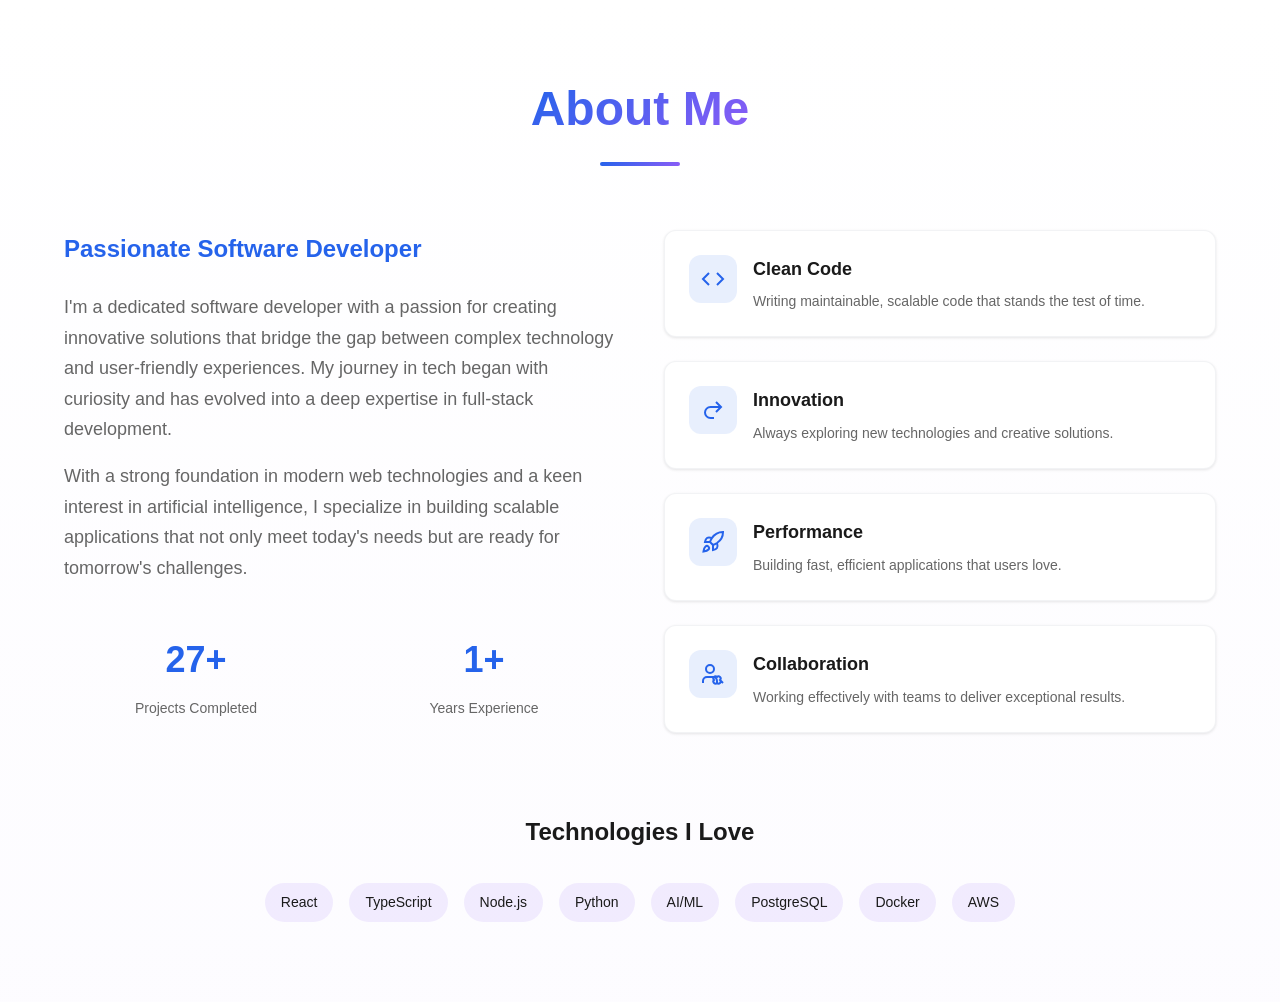
<file: about.html>
<!DOCTYPE html>
<html lang="en">
<head>
    <meta charset="UTF-8">
    <meta name="viewport" content="width=device-width, initial-scale=1.0">
    <title>Shivam Portfolio - About</title>
    <link rel="stylesheet" href="about.css">
</head>
<body>
    <div class="about-container">
        <div class="container">
            <div class="max-width-container">
                <!-- Section Header -->
                <div class="section-header animate-fade-in">
                    <h2 class="main-title">
                        <span class="gradient-text">About Me</span>
                    </h2>
                    <div class="title-underline"></div>
                </div>

                <div class="content-grid">
                    <!-- Left Column - Text Content -->
                    <div class="text-content animate-fade-in" data-delay="0.2">
                        <div class="text-section">
                            <h3 class="section-title">
                                Passionate Software Developer
                            </h3>
                            <p class="description">
                                I'm a dedicated software developer with a passion for creating 
                                innovative solutions that bridge the gap between complex technology 
                                and user-friendly experiences. My journey in tech began with curiosity 
                                and has evolved into a deep expertise in full-stack development.
                            </p>
                            <p class="description">
                                With a strong foundation in modern web technologies and a keen 
                                interest in artificial intelligence, I specialize in building 
                                scalable applications that not only meet today's needs but are 
                                ready for tomorrow's challenges.
                            </p>
                        </div>

                        <!-- Stats -->
                        <div class="stats-grid">
                            <div class="stat-item">
                                <div class="stat-number">50+</div>
                                <div class="stat-label">Projects Completed</div>
                            </div>
                            <div class="stat-item">
                                <div class="stat-number">3+</div>
                                <div class="stat-label">Years Experience</div>
                            </div>
                        </div>
                    </div>

                    <!-- Right Column - Highlights Cards -->
                    <div class="highlights-grid">
                        <div class="highlight-card animate-fade-in" data-delay="0.4">
                            <div class="card-content">
                                <div class="card-flex">
                                    <div class="icon-container">
                                        <div class="icon-wrapper">
                                            <svg class="icon" width="24" height="24" viewBox="0 0 24 24" fill="none" stroke="currentColor" stroke-width="2">
                                                <polyline points="16,18 22,12 16,6"></polyline>
                                                <polyline points="8,6 2,12 8,18"></polyline>
                                            </svg>
                                        </div>
                                    </div>
                                    <div class="card-text">
                                        <h4 class="card-title">Clean Code</h4>
                                        <p class="card-description">Writing maintainable, scalable code that stands the test of time.</p>
                                    </div>
                                </div>
                            </div>
                        </div>

                        <div class="highlight-card animate-fade-in" data-delay="0.5">
                            <div class="card-content">
                                <div class="card-flex">
                                    <div class="icon-container">
                                        <div class="icon-wrapper">
                                            <svg class="icon" width="24" height="24" viewBox="0 0 24 24" fill="none" stroke="currentColor" stroke-width="2">
                                                <path d="m15 14 5-5-5-5"></path>
                                                <path d="m20 9H9.5A5.5 5.5 0 0 0 4 14.5v0A5.5 5.5 0 0 0 9.5 20H13"></path>
                                            </svg>
                                        </div>
                                    </div>
                                    <div class="card-text">
                                        <h4 class="card-title">Innovation</h4>
                                        <p class="card-description">Always exploring new technologies and creative solutions.</p>
                                    </div>
                                </div>
                            </div>
                        </div>

                        <div class="highlight-card animate-fade-in" data-delay="0.6">
                            <div class="card-content">
                                <div class="card-flex">
                                    <div class="icon-container">
                                        <div class="icon-wrapper">
                                            <svg class="icon" width="24" height="24" viewBox="0 0 24 24" fill="none" stroke="currentColor" stroke-width="2">
                                                <path d="M4.5 16.5c-1.5 1.26-2 5-2 5s3.74-.5 5-2c.71-.84.7-2.13-.09-2.91a2.18 2.18 0 0 0-2.91-.09z"></path>
                                                <path d="m12 15-3-3a22 22 0 0 1 2-3.95A12.88 12.88 0 0 1 22 2c0 2.72-.78 7.5-6 11a22.35 22.35 0 0 1-4 2z"></path>
                                                <path d="M9 12H4s.55-3.03 2-4c1.62-1.08 5 0 5 0"></path>
                                                <path d="M12 15v5s3.03-.55 4-2c1.08-1.62 0-5 0-5"></path>
                                            </svg>
                                        </div>
                                    </div>
                                    <div class="card-text">
                                        <h4 class="card-title">Performance</h4>
                                        <p class="card-description">Building fast, efficient applications that users love.</p>
                                    </div>
                                </div>
                            </div>
                        </div>

                        <div class="highlight-card animate-fade-in" data-delay="0.7">
                            <div class="card-content">
                                <div class="card-flex">
                                    <div class="icon-container">
                                        <div class="icon-wrapper">
                                            <svg class="icon" width="24" height="24" viewBox="0 0 24 24" fill="none" stroke="currentColor" stroke-width="2">
                                                <path d="M16 21v-2a4 4 0 0 0-4-4H6a4 4 0 0 0-4 4v2"></path>
                                                <circle cx="9" cy="7" r="4"></circle>
                                                <path d="m22 21-3-3m0 0a2 2 0 0 0-3-3 2 2 0 0 0-3 3 2 2 0 0 0 3 3 2 2 0 0 0 3-3Z"></path>
                                            </svg>
                                        </div>
                                    </div>
                                    <div class="card-text">
                                        <h4 class="card-title">Collaboration</h4>
                                        <p class="card-description">Working effectively with teams to deliver exceptional results.</p>
                                    </div>
                                </div>
                            </div>
                        </div>
                    </div>
                </div>

                <!-- Technologies Section -->
                <div class="technologies-section animate-fade-in" data-delay="0.8">
                    <h3 class="tech-title">Technologies I Love</h3>
                    <div class="tech-tags">
                        <span class="tech-tag animate-fade-in" data-delay="1.0">React</span>
                        <span class="tech-tag animate-fade-in" data-delay="1.1">TypeScript</span>
                        <span class="tech-tag animate-fade-in" data-delay="1.2">Node.js</span>
                        <span class="tech-tag animate-fade-in" data-delay="1.3">Python</span>
                        <span class="tech-tag animate-fade-in" data-delay="1.4">AI/ML</span>
                        <span class="tech-tag animate-fade-in" data-delay="1.5">PostgreSQL</span>
                        <span class="tech-tag animate-fade-in" data-delay="1.6">Docker</span>
                        <span class="tech-tag animate-fade-in" data-delay="1.7">AWS</span>
                    </div>
                </div>
            </div>
        </div>
    </div>

    <script src="about.js"></script>
</body>
</html>
</file>
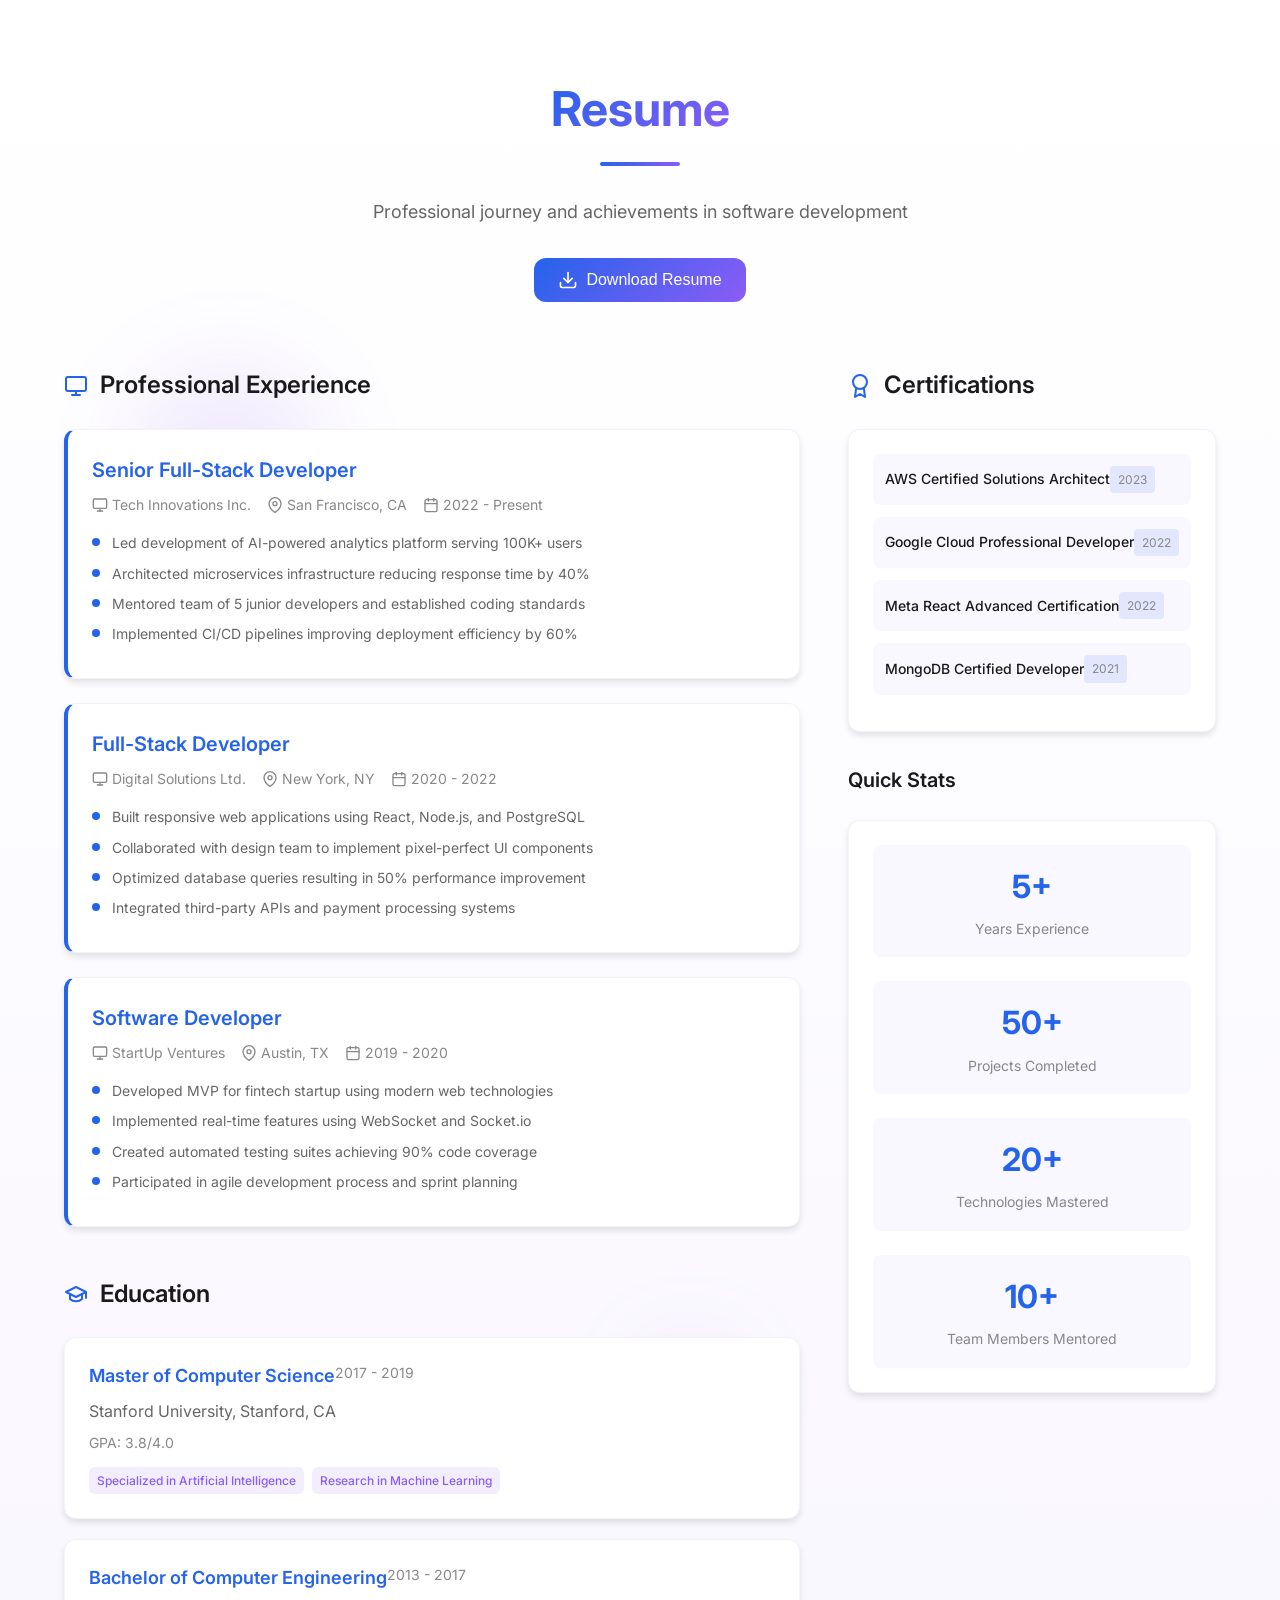
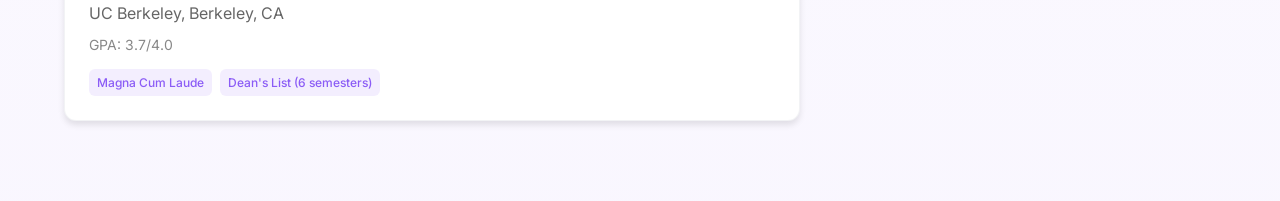
<file: resume.html>
<!DOCTYPE html>
<html lang="en">
<head>
    <meta charset="UTF-8">
    <meta name="viewport" content="width=device-width, initial-scale=1.0">
    <title>Resume - Portfolio</title>
    <link rel="stylesheet" href="resume.css">
    <link href="https://fonts.googleapis.com/css2?family=Inter:wght@300;400;500;600;700&display=swap" rel="stylesheet">
</head>
<body>
    <div class="resume-container">
        <!-- Floating Background Elements -->
        <div class="floating-elements">
            <div class="floating-circle floating-1"></div>
            <div class="floating-circle floating-2"></div>
            <div class="floating-circle floating-3"></div>
        </div>

        <div class="container">
            <div class="max-width-container">
                <!-- Section Header -->
                <div class="section-header animate-fade-in">
                    <h2 class="main-title">
                        <span class="gradient-text">Resume</span>
                    </h2>
                    <div class="title-underline"></div>
                    <p class="section-description">
                        Professional journey and achievements in software development
                    </p>
                    <button class="download-btn hover-scale" id="downloadBtn">
                        <svg class="btn-icon" width="20" height="20" viewBox="0 0 24 24" fill="none" stroke="currentColor" stroke-width="2" stroke-linecap="round" stroke-linejoin="round">
                            <path d="M21 15v4a2 2 0 0 1-2 2H5a2 2 0 0 1-2-2v-4"></path>
                            <polyline points="7,10 12,15 17,10"></polyline>
                            <line x1="12" y1="15" x2="12" y2="3"></line>
                        </svg>
                        Download Resume
                    </button>
                </div>

                <!-- Resume Content -->
                <div class="resume-grid">
                    <!-- Left Column - Experience & Education -->
                    <div class="main-content">
                        <!-- Professional Experience -->
                        <div class="experience-section animate-fade-in" style="animation-delay: 0.3s;">
                            <div class="section-title">
                                <svg class="section-icon" width="24" height="24" viewBox="0 0 24 24" fill="none" stroke="currentColor" stroke-width="2" stroke-linecap="round" stroke-linejoin="round">
                                    <rect x="2" y="3" width="20" height="14" rx="2" ry="2"></rect>
                                    <line x1="8" y1="21" x2="16" y2="21"></line>
                                    <line x1="12" y1="17" x2="12" y2="21"></line>
                                </svg>
                                <h3>Professional Experience</h3>
                            </div>
                            
                            <div class="experience-timeline" id="experienceTimeline">
                                <!-- Experience items will be generated by JavaScript -->
                            </div>
                        </div>

                        <!-- Education -->
                        <div class="education-section animate-fade-in" style="animation-delay: 0.6s;">
                            <div class="section-title">
                                <svg class="section-icon" width="24" height="24" viewBox="0 0 24 24" fill="none" stroke="currentColor" stroke-width="2" stroke-linecap="round" stroke-linejoin="round">
                                    <path d="M22 10v6M2 10l10-5 10 5-10 5z"></path>
                                    <path d="M6 12v5c3 3 9 3 12 0v-5"></path>
                                </svg>
                                <h3>Education</h3>
                            </div>
                            
                            <div class="education-grid" id="educationGrid">
                                <!-- Education items will be generated by JavaScript -->
                            </div>
                        </div>
                    </div>

                    <!-- Right Column - Certifications & Stats -->
                    <div class="sidebar-content">
                        <!-- Certifications -->
                        <div class="certifications-section animate-fade-in" style="animation-delay: 0.5s;">
                            <div class="section-title">
                                <svg class="section-icon" width="24" height="24" viewBox="0 0 24 24" fill="none" stroke="currentColor" stroke-width="2" stroke-linecap="round" stroke-linejoin="round">
                                    <circle cx="12" cy="8" r="7"></circle>
                                    <polyline points="8.21,13.89 7,23 12,20 17,23 15.79,13.88"></polyline>
                                </svg>
                                <h3>Certifications</h3>
                            </div>
                            
                            <div class="certifications-card">
                                <div class="certifications-list" id="certificationsList">
                                    <!-- Certifications will be generated by JavaScript -->
                                </div>
                            </div>
                        </div>

                        <!-- Quick Stats -->
                        <div class="stats-section animate-fade-in" style="animation-delay: 0.7s;">
                            <h3 class="stats-title">Quick Stats</h3>
                            <div class="stats-card">
                                <div class="stats-grid" id="statsGrid">
                                    <!-- Stats will be generated by JavaScript -->
                                </div>
                            </div>
                        </div>
                    </div>
                </div>
            </div>
        </div>
    </div>

    <script src="resume.js"></script>
</body>
</html>
</file>
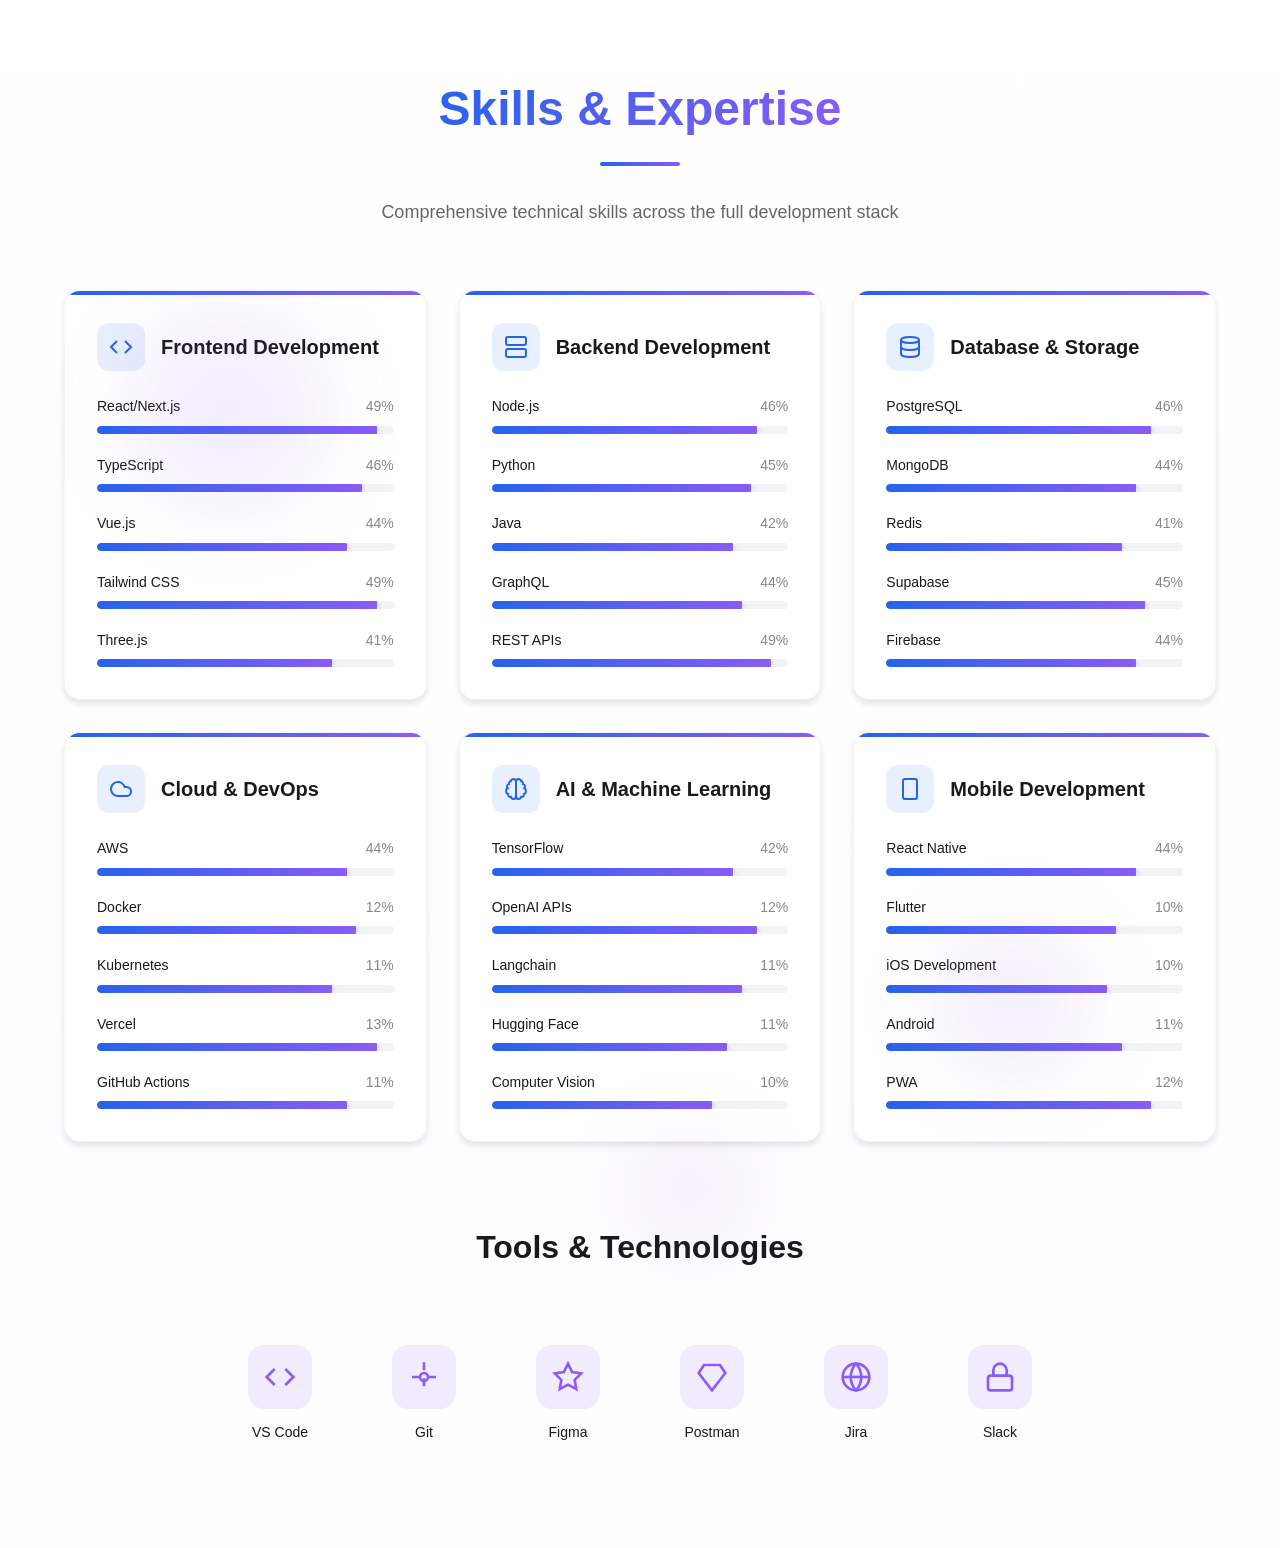
<file: skills.html>
<!DOCTYPE html>
<html lang="en">
<head>
    <meta charset="UTF-8">
    <meta name="viewport" content="width=device-width, initial-scale=1.0">
    <title>Shivam Portfolio - Skills</title>
    <link rel="stylesheet" href="skills.css">
</head>
<body>
    <div class="skills-container">
        <div class="container">
            <div class="max-width-container">
                <!-- Section Header -->
                <div class="section-header animate-fade-in">
                    <h2 class="main-title">
                        <span class="gradient-text">Skills & Expertise</span>
                    </h2>
                    <div class="title-underline"></div>
                    <p class="section-description">
                        Comprehensive technical skills across the full development stack
                    </p>
                </div>

                <!-- Skills Grid -->
                <div class="skills-grid">
                    <!-- Frontend Development -->
                    <div class="skill-card animate-fade-in" data-delay="0.1">
                        <div class="card-content">
                            <div class="card-header">
                                <div class="icon-wrapper">
                                    <svg class="icon" width="24" height="24" viewBox="0 0 24 24" fill="none" stroke="currentColor" stroke-width="2">
                                        <polyline points="16,18 22,12 16,6"></polyline>
                                        <polyline points="8,6 2,12 8,18"></polyline>
                                    </svg>
                                </div>
                                <h3 class="card-title">Frontend Development</h3>
                            </div>
                            
                            <div class="skills-list">
                                <div class="skill-item">
                                    <div class="skill-info">
                                        <span class="skill-name">React/Next.js</span>
                                        <span class="skill-percentage">95%</span>
                                    </div>
                                    <div class="skill-bar">
                                        <div class="skill-progress" data-progress="95"></div>
                                    </div>
                                </div>
                                <div class="skill-item">
                                    <div class="skill-info">
                                        <span class="skill-name">TypeScript</span>
                                        <span class="skill-percentage">90%</span>
                                    </div>
                                    <div class="skill-bar">
                                        <div class="skill-progress" data-progress="90"></div>
                                    </div>
                                </div>
                                <div class="skill-item">
                                    <div class="skill-info">
                                        <span class="skill-name">Vue.js</span>
                                        <span class="skill-percentage">85%</span>
                                    </div>
                                    <div class="skill-bar">
                                        <div class="skill-progress" data-progress="85"></div>
                                    </div>
                                </div>
                                <div class="skill-item">
                                    <div class="skill-info">
                                        <span class="skill-name">Tailwind CSS</span>
                                        <span class="skill-percentage">95%</span>
                                    </div>
                                    <div class="skill-bar">
                                        <div class="skill-progress" data-progress="95"></div>
                                    </div>
                                </div>
                                <div class="skill-item">
                                    <div class="skill-info">
                                        <span class="skill-name">Three.js</span>
                                        <span class="skill-percentage">80%</span>
                                    </div>
                                    <div class="skill-bar">
                                        <div class="skill-progress" data-progress="80"></div>
                                    </div>
                                </div>
                            </div>
                        </div>
                    </div>

                    <!-- Backend Development -->
                    <div class="skill-card animate-fade-in" data-delay="0.2">
                        <div class="card-content">
                            <div class="card-header">
                                <div class="icon-wrapper">
                                    <svg class="icon" width="24" height="24" viewBox="0 0 24 24" fill="none" stroke="currentColor" stroke-width="2">
                                        <rect width="20" height="8" x="2" y="2" rx="2" ry="2"></rect>
                                        <rect width="20" height="8" x="2" y="14" rx="2" ry="2"></rect>
                                        <line x1="6" x2="6.01" y1="6" y2="6"></line>
                                        <line x1="6" x2="6.01" y1="18" y2="18"></line>
                                    </svg>
                                </div>
                                <h3 class="card-title">Backend Development</h3>
                            </div>
                            
                            <div class="skills-list">
                                <div class="skill-item">
                                    <div class="skill-info">
                                        <span class="skill-name">Node.js</span>
                                        <span class="skill-percentage">90%</span>
                                    </div>
                                    <div class="skill-bar">
                                        <div class="skill-progress" data-progress="90"></div>
                                    </div>
                                </div>
                                <div class="skill-item">
                                    <div class="skill-info">
                                        <span class="skill-name">Python</span>
                                        <span class="skill-percentage">88%</span>
                                    </div>
                                    <div class="skill-bar">
                                        <div class="skill-progress" data-progress="88"></div>
                                    </div>
                                </div>
                                <div class="skill-item">
                                    <div class="skill-info">
                                        <span class="skill-name">Java</span>
                                        <span class="skill-percentage">82%</span>
                                    </div>
                                    <div class="skill-bar">
                                        <div class="skill-progress" data-progress="82"></div>
                                    </div>
                                </div>
                                <div class="skill-item">
                                    <div class="skill-info">
                                        <span class="skill-name">GraphQL</span>
                                        <span class="skill-percentage">85%</span>
                                    </div>
                                    <div class="skill-bar">
                                        <div class="skill-progress" data-progress="85"></div>
                                    </div>
                                </div>
                                <div class="skill-item">
                                    <div class="skill-info">
                                        <span class="skill-name">REST APIs</span>
                                        <span class="skill-percentage">95%</span>
                                    </div>
                                    <div class="skill-bar">
                                        <div class="skill-progress" data-progress="95"></div>
                                    </div>
                                </div>
                            </div>
                        </div>
                    </div>

                    <!-- Database & Storage -->
                    <div class="skill-card animate-fade-in" data-delay="0.3">
                        <div class="card-content">
                            <div class="card-header">
                                <div class="icon-wrapper">
                                    <svg class="icon" width="24" height="24" viewBox="0 0 24 24" fill="none" stroke="currentColor" stroke-width="2">
                                        <ellipse cx="12" cy="5" rx="9" ry="3"></ellipse>
                                        <path d="m3 5 0 14c0 1.7 4 3 9 3s9-1.3 9-3V5"></path>
                                        <path d="M3 12c0 1.7 4 3 9 3s9-1.3 9-3"></path>
                                    </svg>
                                </div>
                                <h3 class="card-title">Database & Storage</h3>
                            </div>
                            
                            <div class="skills-list">
                                <div class="skill-item">
                                    <div class="skill-info">
                                        <span class="skill-name">PostgreSQL</span>
                                        <span class="skill-percentage">90%</span>
                                    </div>
                                    <div class="skill-bar">
                                        <div class="skill-progress" data-progress="90"></div>
                                    </div>
                                </div>
                                <div class="skill-item">
                                    <div class="skill-info">
                                        <span class="skill-name">MongoDB</span>
                                        <span class="skill-percentage">85%</span>
                                    </div>
                                    <div class="skill-bar">
                                        <div class="skill-progress" data-progress="85"></div>
                                    </div>
                                </div>
                                <div class="skill-item">
                                    <div class="skill-info">
                                        <span class="skill-name">Redis</span>
                                        <span class="skill-percentage">80%</span>
                                    </div>
                                    <div class="skill-bar">
                                        <div class="skill-progress" data-progress="80"></div>
                                    </div>
                                </div>
                                <div class="skill-item">
                                    <div class="skill-info">
                                        <span class="skill-name">Supabase</span>
                                        <span class="skill-percentage">88%</span>
                                    </div>
                                    <div class="skill-bar">
                                        <div class="skill-progress" data-progress="88"></div>
                                    </div>
                                </div>
                                <div class="skill-item">
                                    <div class="skill-info">
                                        <span class="skill-name">Firebase</span>
                                        <span class="skill-percentage">85%</span>
                                    </div>
                                    <div class="skill-bar">
                                        <div class="skill-progress" data-progress="85"></div>
                                    </div>
                                </div>
                            </div>
                        </div>
                    </div>

                    <!-- Cloud & DevOps -->
                    <div class="skill-card animate-fade-in" data-delay="0.4">
                        <div class="card-content">
                            <div class="card-header">
                                <div class="icon-wrapper">
                                    <svg class="icon" width="24" height="24" viewBox="0 0 24 24" fill="none" stroke="currentColor" stroke-width="2">
                                        <path d="M17.5 19H9a7 7 0 1 1 6.71-9h1.79a4.5 4.5 0 1 1 0 9Z"></path>
                                    </svg>
                                </div>
                                <h3 class="card-title">Cloud & DevOps</h3>
                            </div>
                            
                            <div class="skills-list">
                                <div class="skill-item">
                                    <div class="skill-info">
                                        <span class="skill-name">AWS</span>
                                        <span class="skill-percentage">85%</span>
                                    </div>
                                    <div class="skill-bar">
                                        <div class="skill-progress" data-progress="85"></div>
                                    </div>
                                </div>
                                <div class="skill-item">
                                    <div class="skill-info">
                                        <span class="skill-name">Docker</span>
                                        <span class="skill-percentage">88%</span>
                                    </div>
                                    <div class="skill-bar">
                                        <div class="skill-progress" data-progress="88"></div>
                                    </div>
                                </div>
                                <div class="skill-item">
                                    <div class="skill-info">
                                        <span class="skill-name">Kubernetes</span>
                                        <span class="skill-percentage">80%</span>
                                    </div>
                                    <div class="skill-bar">
                                        <div class="skill-progress" data-progress="80"></div>
                                    </div>
                                </div>
                                <div class="skill-item">
                                    <div class="skill-info">
                                        <span class="skill-name">Vercel</span>
                                        <span class="skill-percentage">95%</span>
                                    </div>
                                    <div class="skill-bar">
                                        <div class="skill-progress" data-progress="95"></div>
                                    </div>
                                </div>
                                <div class="skill-item">
                                    <div class="skill-info">
                                        <span class="skill-name">GitHub Actions</span>
                                        <span class="skill-percentage">85%</span>
                                    </div>
                                    <div class="skill-bar">
                                        <div class="skill-progress" data-progress="85"></div>
                                    </div>
                                </div>
                            </div>
                        </div>
                    </div>

                    <!-- AI & Machine Learning -->
                    <div class="skill-card animate-fade-in" data-delay="0.5">
                        <div class="card-content">
                            <div class="card-header">
                                <div class="icon-wrapper">
                                    <svg class="icon" width="24" height="24" viewBox="0 0 24 24" fill="none" stroke="currentColor" stroke-width="2">
                                        <path d="M9.5 2A2.5 2.5 0 0 1 12 4.5v15a2.5 2.5 0 0 1-4.96.44 2.5 2.5 0 0 1-2.96-3.08 3 3 0 0 1-.34-5.58 2.5 2.5 0 0 1 1.32-4.24 2.5 2.5 0 0 1 1.98-3A2.5 2.5 0 0 1 9.5 2Z"></path>
                                        <path d="M14.5 2A2.5 2.5 0 0 0 12 4.5v15a2.5 2.5 0 0 0 4.96.44 2.5 2.5 0 0 0 2.96-3.08 3 3 0 0 0 .34-5.58 2.5 2.5 0 0 0-1.32-4.24 2.5 2.5 0 0 0-1.98-3A2.5 2.5 0 0 0 14.5 2Z"></path>
                                    </svg>
                                </div>
                                <h3 class="card-title">AI & Machine Learning</h3>
                            </div>
                            
                            <div class="skills-list">
                                <div class="skill-item">
                                    <div class="skill-info">
                                        <span class="skill-name">TensorFlow</span>
                                        <span class="skill-percentage">82%</span>
                                    </div>
                                    <div class="skill-bar">
                                        <div class="skill-progress" data-progress="82"></div>
                                    </div>
                                </div>
                                <div class="skill-item">
                                    <div class="skill-info">
                                        <span class="skill-name">OpenAI APIs</span>
                                        <span class="skill-percentage">90%</span>
                                    </div>
                                    <div class="skill-bar">
                                        <div class="skill-progress" data-progress="90"></div>
                                    </div>
                                </div>
                                <div class="skill-item">
                                    <div class="skill-info">
                                        <span class="skill-name">Langchain</span>
                                        <span class="skill-percentage">85%</span>
                                    </div>
                                    <div class="skill-bar">
                                        <div class="skill-progress" data-progress="85"></div>
                                    </div>
                                </div>
                                <div class="skill-item">
                                    <div class="skill-info">
                                        <span class="skill-name">Hugging Face</span>
                                        <span class="skill-percentage">80%</span>
                                    </div>
                                    <div class="skill-bar">
                                        <div class="skill-progress" data-progress="80"></div>
                                    </div>
                                </div>
                                <div class="skill-item">
                                    <div class="skill-info">
                                        <span class="skill-name">Computer Vision</span>
                                        <span class="skill-percentage">75%</span>
                                    </div>
                                    <div class="skill-bar">
                                        <div class="skill-progress" data-progress="75"></div>
                                    </div>
                                </div>
                            </div>
                        </div>
                    </div>

                    <!-- Mobile Development -->
                    <div class="skill-card animate-fade-in" data-delay="0.6">
                        <div class="card-content">
                            <div class="card-header">
                                <div class="icon-wrapper">
                                    <svg class="icon" width="24" height="24" viewBox="0 0 24 24" fill="none" stroke="currentColor" stroke-width="2">
                                        <rect width="14" height="20" x="5" y="2" rx="2" ry="2"></rect>
                                        <path d="M12 18h.01"></path>
                                    </svg>
                                </div>
                                <h3 class="card-title">Mobile Development</h3>
                            </div>
                            
                            <div class="skills-list">
                                <div class="skill-item">
                                    <div class="skill-info">
                                        <span class="skill-name">React Native</span>
                                        <span class="skill-percentage">85%</span>
                                    </div>
                                    <div class="skill-bar">
                                        <div class="skill-progress" data-progress="85"></div>
                                    </div>
                                </div>
                                <div class="skill-item">
                                    <div class="skill-info">
                                        <span class="skill-name">Flutter</span>
                                        <span class="skill-percentage">78%</span>
                                    </div>
                                    <div class="skill-bar">
                                        <div class="skill-progress" data-progress="78"></div>
                                    </div>
                                </div>
                                <div class="skill-item">
                                    <div class="skill-info">
                                        <span class="skill-name">iOS Development</span>
                                        <span class="skill-percentage">75%</span>
                                    </div>
                                    <div class="skill-bar">
                                        <div class="skill-progress" data-progress="75"></div>
                                    </div>
                                </div>
                                <div class="skill-item">
                                    <div class="skill-info">
                                        <span class="skill-name">Android</span>
                                        <span class="skill-percentage">80%</span>
                                    </div>
                                    <div class="skill-bar">
                                        <div class="skill-progress" data-progress="80"></div>
                                    </div>
                                </div>
                                <div class="skill-item">
                                    <div class="skill-info">
                                        <span class="skill-name">PWA</span>
                                        <span class="skill-percentage">90%</span>
                                    </div>
                                    <div class="skill-bar">
                                        <div class="skill-progress" data-progress="90"></div>
                                    </div>
                                </div>
                            </div>
                        </div>
                    </div>
                </div>

                <!-- Tools Section -->
                <div class="tools-section animate-fade-in" data-delay="0.8">
                    <h3 class="tools-title">Tools & Technologies</h3>
                    <div class="tools-grid">
                        <div class="tool-item animate-fade-in" data-delay="1.0">
                            <div class="tool-icon">
                                <svg class="icon" width="32" height="32" viewBox="0 0 24 24" fill="none" stroke="currentColor" stroke-width="2">
                                    <polyline points="16,18 22,12 16,6"></polyline>
                                    <polyline points="8,6 2,12 8,18"></polyline>
                                </svg>
                            </div>
                            <span class="tool-name">VS Code</span>
                        </div>
                        <div class="tool-item animate-fade-in" data-delay="1.1">
                            <div class="tool-icon">
                                <svg class="icon" width="32" height="32" viewBox="0 0 24 24" fill="none" stroke="currentColor" stroke-width="2">
                                    <circle cx="12" cy="12" r="3"></circle>
                                    <path d="M12 1v6m0 6v6"></path>
                                    <path d="m21 12-6 0m-6 0-6 0"></path>
                                </svg>
                            </div>
                            <span class="tool-name">Git</span>
                        </div>
                        <div class="tool-item animate-fade-in" data-delay="1.2">
                            <div class="tool-icon">
                                <svg class="icon" width="32" height="32" viewBox="0 0 24 24" fill="none" stroke="currentColor" stroke-width="2">
                                    <path d="M12 2l3.09 6.26L22 9.27l-5 4.87 1.18 6.88L12 17.77l-6.18 3.25L7 14.14 2 9.27l6.91-1.01L12 2z"></path>
                                </svg>
                            </div>
                            <span class="tool-name">Figma</span>
                        </div>
                        <div class="tool-item animate-fade-in" data-delay="1.3">
                            <div class="tool-icon">
                                <svg class="icon" width="32" height="32" viewBox="0 0 24 24" fill="none" stroke="currentColor" stroke-width="2">
                                    <path d="M6 3h12l4 6-10 13L2 9l4-6z"></path>
                                </svg>
                            </div>
                            <span class="tool-name">Postman</span>
                        </div>
                        <div class="tool-item animate-fade-in" data-delay="1.4">
                            <div class="tool-icon">
                                <svg class="icon" width="32" height="32" viewBox="0 0 24 24" fill="none" stroke="currentColor" stroke-width="2">
                                    <circle cx="12" cy="12" r="10"></circle>
                                    <path d="M12 2a15.3 15.3 0 0 1 4 10 15.3 15.3 0 0 1-4 10 15.3 15.3 0 0 1-4-10 15.3 15.3 0 0 1 4-10z"></path>
                                    <path d="M2 12h20"></path>
                                </svg>
                            </div>
                            <span class="tool-name">Jira</span>
                        </div>
                        <div class="tool-item animate-fade-in" data-delay="1.5">
                            <div class="tool-icon">
                                <svg class="icon" width="32" height="32" viewBox="0 0 24 24" fill="none" stroke="currentColor" stroke-width="2">
                                    <rect width="18" height="11" x="3" y="11" rx="2" ry="2"></rect>
                                    <path d="m7 11V7a5 5 0 0 1 10 0v4"></path>
                                </svg>
                            </div>
                            <span class="tool-name">Slack</span>
                        </div>
                    </div>
                </div>

                <!-- Floating Background Elements -->
                <div class="floating-elements">
                    <div class="floating-circle floating-1"></div>
                    <div class="floating-circle floating-2"></div>
                    <div class="floating-circle floating-3"></div>
                </div>
            </div>
        </div>
    </div>

    <script src="skills.js"></script>
</body>
</html>
</file>
<file: about.css>
/* Reset and Base Styles */
* {
    margin: 0;
    padding: 0;
    box-sizing: border-box;
}

body {
    font-family: -apple-system, BlinkMacSystemFont, 'Segoe UI', Roboto, 'Helvetica Neue', Arial, sans-serif;
    line-height: 1.6;
    color: #1a1a1a;
    background: #ffffff;
}

/* Color Variables */
:root {
    --primary: #2563eb;
    --primary-light: #3b82f6;
    --accent: #8b5cf6;
    --text-primary: #1a1a1a;
    --text-secondary: #666666;
    --text-muted: #888888;
    --background: #ffffff;
    --card-background: #ffffff;
    --border: #e5e7eb;
    --border-light: rgba(229, 231, 235, 0.5);
    --shadow: rgba(0, 0, 0, 0.1);
    --gradient-primary: linear-gradient(135deg, var(--primary), var(--accent));
    --gradient-bg: linear-gradient(to bottom, var(--background), rgba(139, 92, 246, 0.02));
}

/* Container Styles */
.about-container {
    min-height: 100vh;
    padding: 80px 0;
    background: var(--gradient-bg);
}

.container {
    max-width: 1200px;
    margin: 0 auto;
    padding: 0 20px;
}

.max-width-container {
    max-width: 1152px;
    margin: 0 auto;
}

/* Section Header */
.section-header {
    text-align: center;
    margin-bottom: 64px;
}

.main-title {
    font-size: 3rem;
    font-weight: 700;
    margin-bottom: 24px;
    line-height: 1.2;
}

.gradient-text {
    background: var(--gradient-primary);
    -webkit-background-clip: text;
    background-clip: text;
    -webkit-text-fill-color: transparent;
    color: transparent;
}

.title-underline {
    width: 80px;
    height: 4px;
    background: var(--gradient-primary);
    margin: 0 auto 32px;
    border-radius: 2px;
}

/* Content Grid */
.content-grid {
    display: grid;
    grid-template-columns: 1fr 1fr;
    gap: 48px;
    align-items: start;
}

/* Text Content */
.text-content {
    display: flex;
    flex-direction: column;
    gap: 24px;
}

.text-section {
    display: flex;
    flex-direction: column;
    gap: 16px;
}

.section-title {
    font-size: 1.5rem;
    font-weight: 600;
    color: var(--primary);
    margin-bottom: 8px;
}

.description {
    font-size: 1.125rem;
    color: var(--text-secondary);
    line-height: 1.7;
}

/* Stats */
.stats-grid {
    display: grid;
    grid-template-columns: 1fr 1fr;
    gap: 24px;
    padding-top: 24px;
}

.stat-item {
    text-align: center;
}

.stat-number {
    font-size: 2.25rem;
    font-weight: 700;
    color: var(--primary);
    margin-bottom: 8px;
}

.stat-label {
    color: var(--text-secondary);
    font-size: 0.875rem;
}

/* Highlights Grid */
.highlights-grid {
    display: grid;
    gap: 24px;
}

.highlight-card {
    background: var(--card-background);
    border: 1px solid var(--border-light);
    border-radius: 12px;
    transition: all 0.3s ease;
    cursor: default;
    box-shadow: 0 1px 3px var(--shadow);
}

.highlight-card:hover {
    transform: scale(1.02);
    box-shadow: 0 8px 25px rgba(0, 0, 0, 0.15);
}

.card-content {
    padding: 24px;
}

.card-flex {
    display: flex;
    align-items: flex-start;
    gap: 16px;
}

.icon-container {
    flex-shrink: 0;
}

.icon-wrapper {
    width: 48px;
    height: 48px;
    background: rgba(37, 99, 235, 0.1);
    border-radius: 12px;
    display: flex;
    align-items: center;
    justify-content: center;
}

.icon {
    width: 24px;
    height: 24px;
    color: var(--primary);
}

.card-text {
    flex: 1;
}

.card-title {
    font-size: 1.125rem;
    font-weight: 600;
    margin-bottom: 8px;
    color: var(--text-primary);
}

.card-description {
    color: var(--text-secondary);
    font-size: 0.875rem;
    line-height: 1.5;
}

/* Technologies Section */
.technologies-section {
    margin-top: 80px;
    text-align: center;
}

.tech-title {
    font-size: 1.5rem;
    font-weight: 600;
    margin-bottom: 32px;
    color: var(--text-primary);
}

.tech-tags {
    display: flex;
    flex-wrap: wrap;
    justify-content: center;
    gap: 16px;
}

.tech-tag {
    padding: 8px 16px;
    background: rgba(139, 92, 246, 0.1);
    border-radius: 50px;
    font-size: 0.875rem;
    font-weight: 500;
    color: var(--text-primary);
    transition: all 0.3s ease;
    cursor: default;
}

.tech-tag:hover {
    transform: scale(1.05);
    background: rgba(139, 92, 246, 0.15);
}

/* Animations */
@keyframes fadeIn {
    from {
        opacity: 0;
        transform: translateY(20px);
    }
    to {
        opacity: 1;
        transform: translateY(0);
    }
}

.animate-fade-in {
    opacity: 0;
    animation: fadeIn 0.8s ease-out forwards;
}

/* Responsive Design */
@media (max-width: 1024px) {
    .content-grid {
        grid-template-columns: 1fr;
        gap: 32px;
    }
    
    .main-title {
        font-size: 2.5rem;
    }
}

@media (max-width: 768px) {
    .about-container {
        padding: 60px 0;
    }
    
    .container {
        padding: 0 16px;
    }
    
    .section-header {
        margin-bottom: 48px;
    }
    
    .main-title {
        font-size: 2rem;
    }
    
    .stats-grid {
        gap: 16px;
    }
    
    .stat-number {
        font-size: 1.875rem;
    }
    
    .card-content {
        padding: 20px;
    }
    
    .card-flex {
        gap: 12px;
    }
    
    .icon-wrapper {
        width: 40px;
        height: 40px;
    }
    
    .icon {
        width: 20px;
        height: 20px;
    }
    
    .technologies-section {
        margin-top: 60px;
    }
    
    .tech-tags {
        gap: 12px;
    }
    
    .tech-tag {
        padding: 6px 12px;
        font-size: 0.8rem;
    }
}

@media (max-width: 480px) {
    .main-title {
        font-size: 1.75rem;
    }
    
    .section-title {
        font-size: 1.25rem;
    }
    
    .description {
        font-size: 1rem;
    }
    
    .stats-grid {
        grid-template-columns: 1fr;
        gap: 20px;
    }
    
    .card-flex {
        flex-direction: column;
        align-items: center;
        text-align: center;
        gap: 16px;
    }
}
</file>
<file: resume.css>
/* Reset and Base Styles */
* {
    margin: 0;
    padding: 0;
    box-sizing: border-box;
}

body {
    font-family: 'Inter', -apple-system, BlinkMacSystemFont, 'Segoe UI', Roboto, 'Helvetica Neue', Arial, sans-serif;
    line-height: 1.6;
    color: #1a1a1a;
    background: #ffffff;
}

/* Color Variables */
:root {
    --primary: #2563eb;
    --primary-light: #3b82f6;
    --accent: #8b5cf6;
    --text-primary: #1a1a1a;
    --text-secondary: #666666;
    --text-muted: #888888;
    --background: #ffffff;
    --card-background: #ffffff;
    --border: #e5e7eb;
    --border-light: rgba(229, 231, 235, 0.5);
    --shadow: rgba(0, 0, 0, 0.1);
    --shadow-hover: rgba(0, 0, 0, 0.15);
    --gradient-primary: linear-gradient(135deg, var(--primary), var(--accent));
    --gradient-bg: linear-gradient(to bottom, var(--background), rgba(139, 92, 246, 0.05));
}

/* Container Styles */
.resume-container {
    min-height: 100vh;
    padding: 80px 0;
    background: var(--gradient-bg);
    position: relative;
    overflow: hidden;
}

.container {
    max-width: 1200px;
    margin: 0 auto;
    padding: 0 20px;
}

.max-width-container {
    max-width: 1152px;
    margin: 0 auto;
}

/* Section Header */
.section-header {
    text-align: center;
    margin-bottom: 64px;
}

.main-title {
    font-size: 3rem;
    font-weight: 700;
    margin-bottom: 24px;
    line-height: 1.2;
}

.gradient-text {
    background: var(--gradient-primary);
    -webkit-background-clip: text;
    background-clip: text;
    -webkit-text-fill-color: transparent;
    color: transparent;
}

.title-underline {
    width: 80px;
    height: 4px;
    background: var(--gradient-primary);
    margin: 0 auto 32px;
    border-radius: 2px;
}

.section-description {
    font-size: 1.125rem;
    color: var(--text-secondary);
    max-width: 600px;
    margin: 0 auto 32px;
}

.download-btn {
    padding: 12px 24px;
    background: var(--gradient-primary);
    border: none;
    border-radius: 12px;
    color: white;
    font-size: 1rem;
    font-weight: 500;
    cursor: pointer;
    display: inline-flex;
    align-items: center;
    gap: 8px;
    transition: all 0.3s ease;
}

.download-btn:hover {
    transform: translateY(-2px);
    box-shadow: 0 8px 20px rgba(37, 99, 235, 0.3);
}

.btn-icon {
    transition: transform 0.3s ease;
}

.download-btn:hover .btn-icon {
    transform: translateY(2px);
}

/* Resume Grid */
.resume-grid {
    display: grid;
    grid-template-columns: 2fr 1fr;
    gap: 48px;
}

/* Section Titles */
.section-title {
    display: flex;
    align-items: center;
    margin-bottom: 24px;
}

.section-icon {
    color: var(--primary);
    margin-right: 12px;
}

.section-title h3 {
    font-size: 1.5rem;
    font-weight: 600;
}

/* Experience Section */
.experience-section {
    margin-bottom: 48px;
}

.experience-timeline {
    position: relative;
}

.experience-item {
    background: var(--card-background);
    border: 1px solid var(--border-light);
    border-left: 4px solid var(--primary);
    border-radius: 12px;
    padding: 24px;
    margin-bottom: 24px;
    box-shadow: 0 4px 6px var(--shadow);
    transition: all 0.3s ease;
    opacity: 0;
    animation: fadeIn 0.8s ease-out forwards;
}

.experience-item:hover {
    transform: translateY(-4px);
    box-shadow: 0 12px 24px var(--shadow-hover);
    border-left-color: var(--accent);
}

.experience-header {
    margin-bottom: 16px;
}

.experience-title {
    font-size: 1.25rem;
    font-weight: 600;
    color: var(--primary);
    margin-bottom: 8px;
    transition: color 0.3s ease;
}

.experience-item:hover .experience-title {
    color: var(--accent);
}

.experience-meta {
    display: flex;
    flex-wrap: wrap;
    gap: 16px;
    font-size: 0.875rem;
    color: var(--text-muted);
    margin-bottom: 8px;
}

.meta-item {
    display: flex;
    align-items: center;
    gap: 4px;
}

.meta-icon {
    width: 16px;
    height: 16px;
}

.experience-description {
    margin-top: 12px;
}

.experience-description ul {
    list-style: none;
    padding: 0;
}

.experience-description li {
    font-size: 0.875rem;
    color: var(--text-secondary);
    margin-bottom: 8px;
    display: flex;
    align-items: flex-start;
    gap: 12px;
    line-height: 1.6;
}

.experience-description li::before {
    content: '';
    width: 8px;
    height: 8px;
    background: var(--primary);
    border-radius: 50%;
    margin-top: 6px;
    flex-shrink: 0;
}

/* Education Section */
.education-grid {
    display: grid;
    gap: 20px;
}

.education-item {
    background: var(--card-background);
    border: 1px solid var(--border-light);
    border-radius: 12px;
    padding: 24px;
    box-shadow: 0 4px 6px var(--shadow);
    transition: all 0.3s ease;
    opacity: 0;
    animation: fadeIn 0.8s ease-out forwards;
}

.education-item:hover {
    transform: translateY(-4px);
    box-shadow: 0 12px 24px var(--shadow-hover);
}

.education-header {
    display: flex;
    justify-between;
    align-items: flex-start;
    margin-bottom: 8px;
}

.education-degree {
    font-size: 1.125rem;
    font-weight: 600;
    color: var(--primary);
}

.education-period {
    font-size: 0.875rem;
    color: var(--text-muted);
}

.education-school {
    color: var(--text-secondary);
    margin-bottom: 8px;
}

.education-gpa {
    font-size: 0.875rem;
    color: var(--text-muted);
    margin-bottom: 12px;
}

.education-highlights {
    display: flex;
    flex-wrap: wrap;
    gap: 8px;
}

.highlight-tag {
    padding: 4px 8px;
    background: rgba(139, 92, 246, 0.1);
    color: var(--accent);
    border-radius: 6px;
    font-size: 0.75rem;
    font-weight: 500;
}

/* Certifications Section */
.certifications-card {
    background: var(--card-background);
    border: 1px solid var(--border-light);
    border-radius: 12px;
    padding: 24px;
    box-shadow: 0 4px 6px var(--shadow);
    transition: all 0.3s ease;
    margin-bottom: 32px;
}

.certifications-card:hover {
    transform: translateY(-4px);
    box-shadow: 0 12px 24px var(--shadow-hover);
}

.certification-item {
    display: flex;
    justify-between;
    align-items: center;
    padding: 12px;
    background: rgba(139, 92, 246, 0.05);
    border-radius: 8px;
    margin-bottom: 12px;
    transition: all 0.3s ease;
    opacity: 0;
    animation: fadeIn 0.8s ease-out forwards;
}

.certification-item:hover {
    background: rgba(139, 92, 246, 0.1);
    transform: scale(1.02);
}

.certification-name {
    font-size: 0.875rem;
    font-weight: 500;
}

.certification-year {
    font-size: 0.75rem;
    color: var(--text-muted);
    background: rgba(37, 99, 235, 0.1);
    padding: 4px 8px;
    border-radius: 4px;
}

/* Stats Section */
.stats-title {
    font-size: 1.25rem;
    font-weight: 600;
    margin-bottom: 24px;
}

.stats-card {
    background: var(--card-background);
    border: 1px solid var(--border-light);
    border-radius: 12px;
    padding: 24px;
    box-shadow: 0 4px 6px var(--shadow);
    transition: all 0.3s ease;
}

.stats-card:hover {
    transform: translateY(-4px);
    box-shadow: 0 12px 24px var(--shadow-hover);
}

.stats-grid {
    display: grid;
    gap: 24px;
}

.stat-item {
    text-align: center;
    padding: 16px;
    background: rgba(139, 92, 246, 0.05);
    border-radius: 8px;
    transition: all 0.3s ease;
    opacity: 0;
    animation: fadeIn 0.8s ease-out forwards;
}

.stat-item:hover {
    background: rgba(139, 92, 246, 0.1);
    transform: scale(1.05);
}

.stat-number {
    font-size: 2rem;
    font-weight: 700;
    color: var(--primary);
    margin-bottom: 4px;
    display: block;
}

.stat-label {
    font-size: 0.875rem;
    color: var(--text-muted);
}

/* Floating Background Elements */
.floating-elements {
    position: absolute;
    inset: 0;
    pointer-events: none;
    overflow: hidden;
}

.floating-circle {
    position: absolute;
    border-radius: 50%;
    background: rgba(139, 92, 246, 0.1);
    filter: blur(40px);
}

.floating-1 {
    width: 200px;
    height: 200px;
    top: 20%;
    left: 10%;
    animation: float 8s ease-in-out infinite;
}

.floating-2 {
    width: 150px;
    height: 150px;
    top: 60%;
    right: 15%;
    animation: float 10s ease-in-out infinite reverse;
}

.floating-3 {
    width: 100px;
    height: 100px;
    bottom: 20%;
    left: 50%;
    animation: float 12s ease-in-out infinite;
}

/* Animations */
@keyframes float {
    0%, 100% {
        transform: translateY(0px) rotate(0deg);
    }
    50% {
        transform: translateY(-30px) rotate(180deg);
    }
}

@keyframes fadeIn {
    from {
        opacity: 0;
        transform: translateY(30px);
    }
    to {
        opacity: 1;
        transform: translateY(0);
    }
}

.animate-fade-in {
    opacity: 0;
    animation: fadeIn 0.8s ease-out forwards;
}

.hover-scale {
    transition: transform 0.2s ease;
}

.hover-scale:hover {
    transform: scale(1.05);
}

/* Responsive Design */
@media (max-width: 1024px) {
    .resume-grid {
        grid-template-columns: 1fr;
        gap: 32px;
    }
    
    .main-title {
        font-size: 2.5rem;
    }
    
    .sidebar-content {
        order: -1;
    }
}

@media (max-width: 768px) {
    .resume-container {
        padding: 60px 0;
    }
    
    .container {
        padding: 0 16px;
    }
    
    .section-header {
        margin-bottom: 48px;
    }
    
    .main-title {
        font-size: 2rem;
    }
    
    .resume-grid {
        gap: 24px;
    }
    
    .experience-item,
    .education-item,
    .certifications-card,
    .stats-card {
        padding: 20px;
    }
    
    .experience-meta {
        flex-direction: column;
        gap: 8px;
    }
    
    .education-header {
        flex-direction: column;
        align-items: flex-start;
        gap: 4px;
    }
}

@media (max-width: 480px) {
    .main-title {
        font-size: 1.75rem;
    }
    
    .section-description {
        font-size: 1rem;
    }
    
    .download-btn {
        padding: 10px 20px;
        font-size: 0.875rem;
    }
    
    .experience-item,
    .education-item,
    .certifications-card,
    .stats-card {
        padding: 16px;
    }
    
    .section-title h3 {
        font-size: 1.25rem;
    }
    
    .experience-title {
        font-size: 1.125rem;
    }
}
</file>
<file: skills.css>
/* Reset and Base Styles */
* {
    margin: 0;
    padding: 0;
    box-sizing: border-box;
}

body {
    font-family: -apple-system, BlinkMacSystemFont, 'Segoe UI', Roboto, 'Helvetica Neue', Arial, sans-serif;
    line-height: 1.6;
    color: #1a1a1a;
    background: #ffffff;
}

/* Color Variables */
:root {
    --primary: #2563eb;
    --primary-light: #3b82f6;
    --accent: #8b5cf6;
    --text-primary: #1a1a1a;
    --text-secondary: #666666;
    --text-muted: #888888;
    --background: #ffffff;
    --card-background: #ffffff;
    --border: #e5e7eb;
    --border-light: rgba(229, 231, 235, 0.5);
    --shadow: rgba(0, 0, 0, 0.1);
    --gradient-primary: linear-gradient(135deg, var(--primary), var(--accent));
    --gradient-bg: linear-gradient(to bottom, var(--background), rgba(139, 92, 246, 0.02));
}

/* Container Styles */
.skills-container {
    min-height: 100vh;
    padding: 80px 0;
    background: var(--gradient-bg);
    position: relative;
    overflow: hidden;
}

.container {
    max-width: 1200px;
    margin: 0 auto;
    padding: 0 20px;
}

.max-width-container {
    max-width: 1152px;
    margin: 0 auto;
}

/* Section Header */
.section-header {
    text-align: center;
    margin-bottom: 64px;
}

.main-title {
    font-size: 3rem;
    font-weight: 700;
    margin-bottom: 24px;
    line-height: 1.2;
}

.gradient-text {
    background: var(--gradient-primary);
    -webkit-background-clip: text;
    background-clip: text;
    -webkit-text-fill-color: transparent;
    color: transparent;
}

.title-underline {
    width: 80px;
    height: 4px;
    background: var(--gradient-primary);
    margin: 0 auto 32px;
    border-radius: 2px;
}

.section-description {
    font-size: 1.125rem;
    color: var(--text-secondary);
    max-width: 600px;
    margin: 0 auto;
}

/* Skills Grid */
.skills-grid {
    display: grid;
    grid-template-columns: repeat(auto-fit, minmax(350px, 1fr));
    gap: 32px;
    margin-bottom: 80px;
}

.skill-card {
    background: var(--card-background);
    border: 1px solid var(--border-light);
    border-radius: 16px;
    box-shadow: 0 4px 6px var(--shadow);
    transition: all 0.3s ease;
    position: relative;
    overflow: hidden;
}

.skill-card:hover {
    transform: translateY(-8px);
    box-shadow: 0 20px 40px rgba(0, 0, 0, 0.1);
    border-color: var(--primary);
}

.skill-card::before {
    content: '';
    position: absolute;
    top: 0;
    left: 0;
    right: 0;
    height: 4px;
    background: var(--gradient-primary);
}

.card-content {
    padding: 32px;
}

.card-header {
    display: flex;
    align-items: center;
    margin-bottom: 24px;
}

.icon-wrapper {
    width: 48px;
    height: 48px;
    background: rgba(37, 99, 235, 0.1);
    border-radius: 12px;
    display: flex;
    align-items: center;
    justify-content: center;
    margin-right: 16px;
    transition: all 0.3s ease;
}

.skill-card:hover .icon-wrapper {
    background: rgba(37, 99, 235, 0.15);
    transform: scale(1.1);
}

.icon {
    color: var(--primary);
    transition: all 0.3s ease;
}

.card-title {
    font-size: 1.25rem;
    font-weight: 600;
    color: var(--text-primary);
}

/* Skills List */
.skills-list {
    display: flex;
    flex-direction: column;
    gap: 20px;
}

.skill-item {
    display: flex;
    flex-direction: column;
    gap: 8px;
}

.skill-info {
    display: flex;
    justify-content: space-between;
    align-items: center;
}

.skill-name {
    font-weight: 500;
    color: var(--text-primary);
    font-size: 0.875rem;
}

.skill-percentage {
    color: var(--text-muted);
    font-size: 0.875rem;
    font-weight: 500;
}

.skill-bar {
    width: 100%;
    height: 8px;
    background: rgba(229, 231, 235, 0.5);
    border-radius: 4px;
    overflow: hidden;
}

.skill-progress {
    height: 100%;
    background: var(--gradient-primary);
    border-radius: 4px;
    width: 0%;
    transition: width 1.5s ease-out;
    position: relative;
}

.skill-progress::after {
    content: '';
    position: absolute;
    top: 0;
    right: 0;
    bottom: 0;
    width: 2px;
    background: rgba(255, 255, 255, 0.8);
    border-radius: 1px;
}

/* Tools Section */
.tools-section {
    text-align: center;
    margin-top: 80px;
}

.tools-title {
    font-size: 2rem;
    font-weight: 600;
    margin-bottom: 48px;
    color: var(--text-primary);
}

.tools-grid {
    display: flex;
    flex-wrap: wrap;
    justify-content: center;
    gap: 32px;
}

.tool-item {
    display: flex;
    flex-direction: column;
    align-items: center;
    gap: 12px;
    padding: 24px;
    border-radius: 12px;
    transition: all 0.3s ease;
    cursor: default;
}

.tool-item:hover {
    transform: scale(1.05);
}

.tool-icon {
    width: 64px;
    height: 64px;
    background: rgba(139, 92, 246, 0.1);
    border-radius: 16px;
    display: flex;
    align-items: center;
    justify-content: center;
    transition: all 0.3s ease;
}

.tool-item:hover .tool-icon {
    background: rgba(139, 92, 246, 0.15);
    transform: scale(1.1);
}

.tool-icon .icon {
    color: var(--accent);
}

.tool-name {
    font-weight: 500;
    color: var(--text-primary);
    font-size: 0.875rem;
}

/* Floating Background Elements */
.floating-elements {
    position: absolute;
    inset: 0;
    pointer-events: none;
    overflow: hidden;
}

.floating-circle {
    position: absolute;
    border-radius: 50%;
    background: rgba(139, 92, 246, 0.1);
    filter: blur(40px);
}

.floating-1 {
    width: 200px;
    height: 200px;
    top: 20%;
    left: 10%;
    animation: float 8s ease-in-out infinite;
}

.floating-2 {
    width: 150px;
    height: 150px;
    top: 60%;
    right: 15%;
    animation: float 10s ease-in-out infinite reverse;
}

.floating-3 {
    width: 100px;
    height: 100px;
    bottom: 20%;
    left: 50%;
    animation: float 12s ease-in-out infinite;
}

/* Animations */
@keyframes float {
    0%, 100% {
        transform: translateY(0px) rotate(0deg);
    }
    50% {
        transform: translateY(-30px) rotate(180deg);
    }
}

@keyframes fadeIn {
    from {
        opacity: 0;
        transform: translateY(30px);
    }
    to {
        opacity: 1;
        transform: translateY(0);
    }
}

.animate-fade-in {
    opacity: 0;
    animation: fadeIn 0.8s ease-out forwards;
}

/* Responsive Design */
@media (max-width: 1024px) {
    .skills-grid {
        grid-template-columns: repeat(auto-fit, minmax(300px, 1fr));
        gap: 24px;
    }
    
    .main-title {
        font-size: 2.5rem;
    }
}

@media (max-width: 768px) {
    .skills-container {
        padding: 60px 0;
    }
    
    .container {
        padding: 0 16px;
    }
    
    .section-header {
        margin-bottom: 48px;
    }
    
    .main-title {
        font-size: 2rem;
    }
    
    .skills-grid {
        grid-template-columns: 1fr;
        gap: 20px;
    }
    
    .card-content {
        padding: 24px;
    }
    
    .card-header {
        margin-bottom: 20px;
    }
    
    .icon-wrapper {
        width: 40px;
        height: 40px;
        margin-right: 12px;
    }
    
    .card-title {
        font-size: 1.125rem;
    }
    
    .tools-section {
        margin-top: 60px;
    }
    
    .tools-title {
        font-size: 1.75rem;
        margin-bottom: 32px;
    }
    
    .tools-grid {
        gap: 24px;
    }
    
    .tool-item {
        padding: 16px;
    }
    
    .tool-icon {
        width: 56px;
        height: 56px;
    }
}

@media (max-width: 480px) {
    .main-title {
        font-size: 1.75rem;
    }
    
    .section-description {
        font-size: 1rem;
    }
    
    .skills-grid {
        gap: 16px;
    }
    
    .card-content {
        padding: 20px;
    }
    
    .skill-item {
        gap: 6px;
    }
    
    .skill-bar {
        height: 6px;
    }
    
    .tools-grid {
        gap: 16px;
    }
    
    .tool-item {
        padding: 12px;
    }
    
    .tool-icon {
        width: 48px;
        height: 48px;
    }
}
</file>
